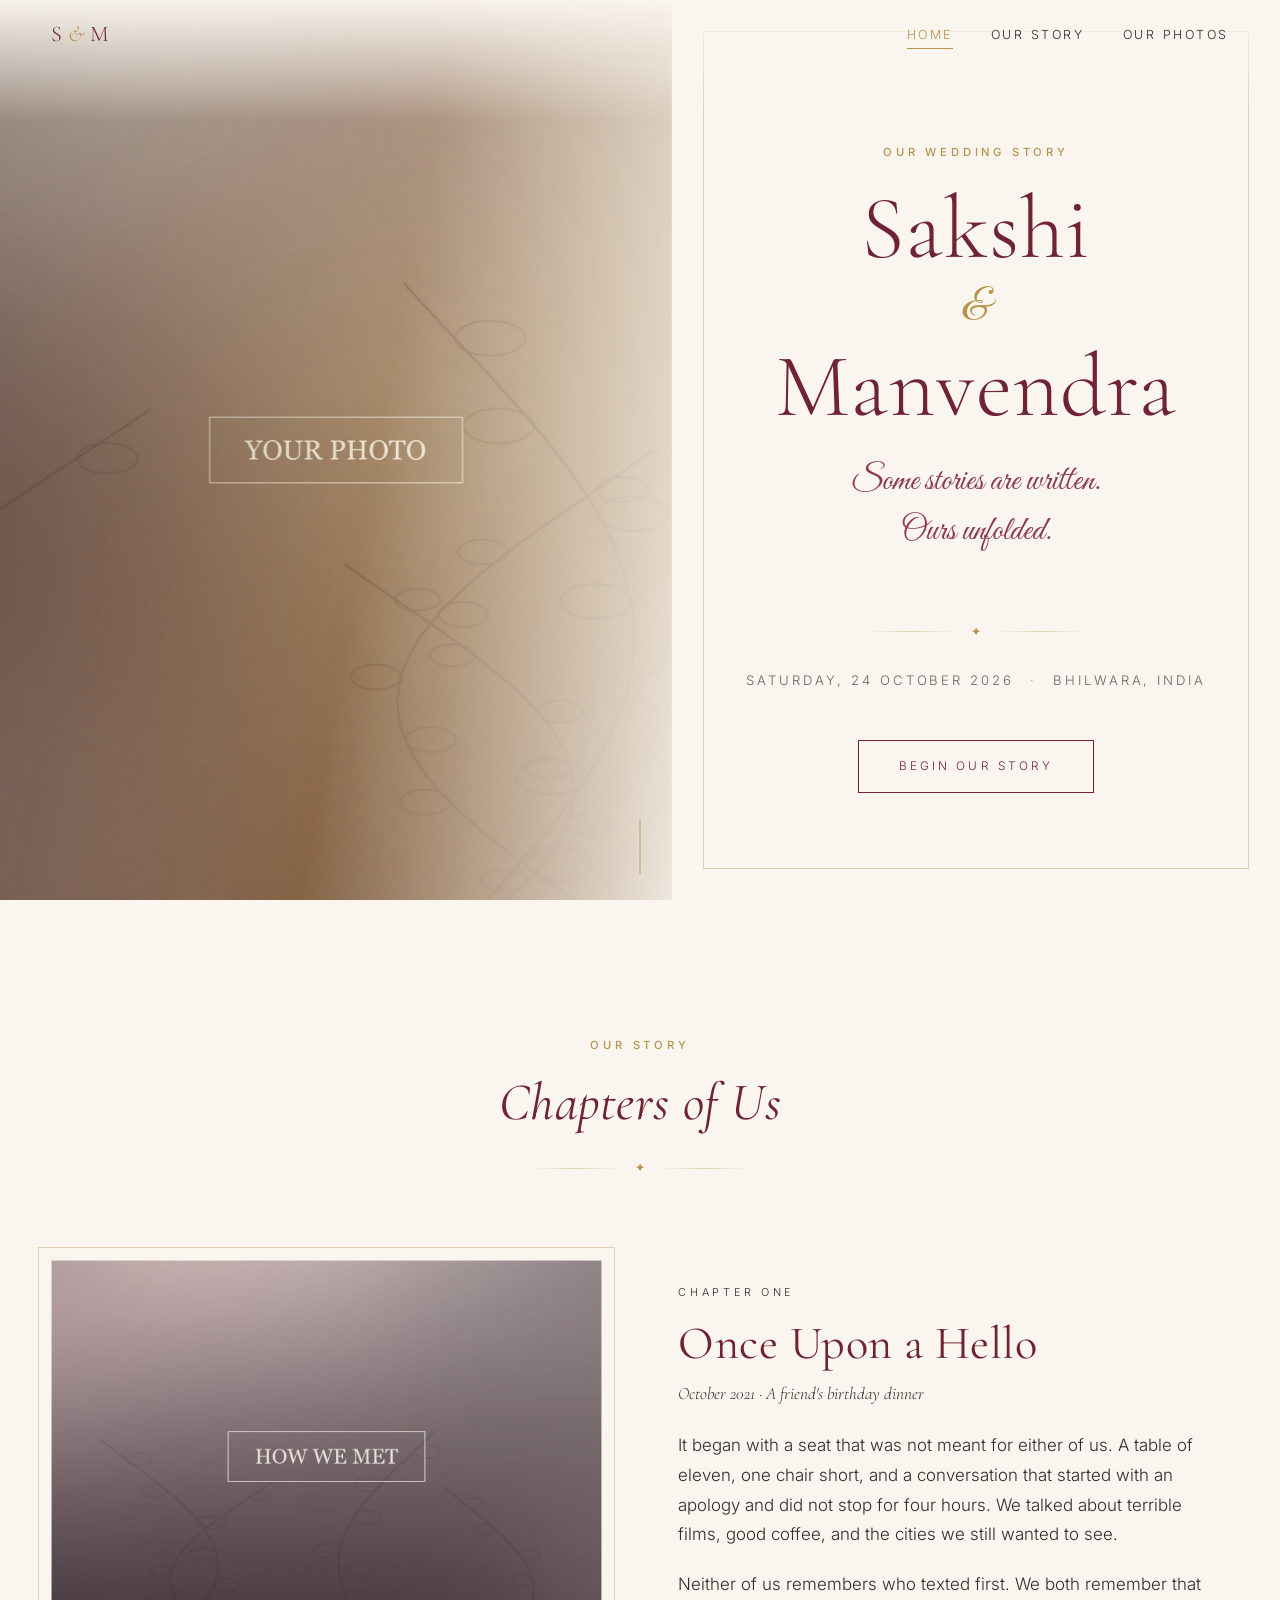
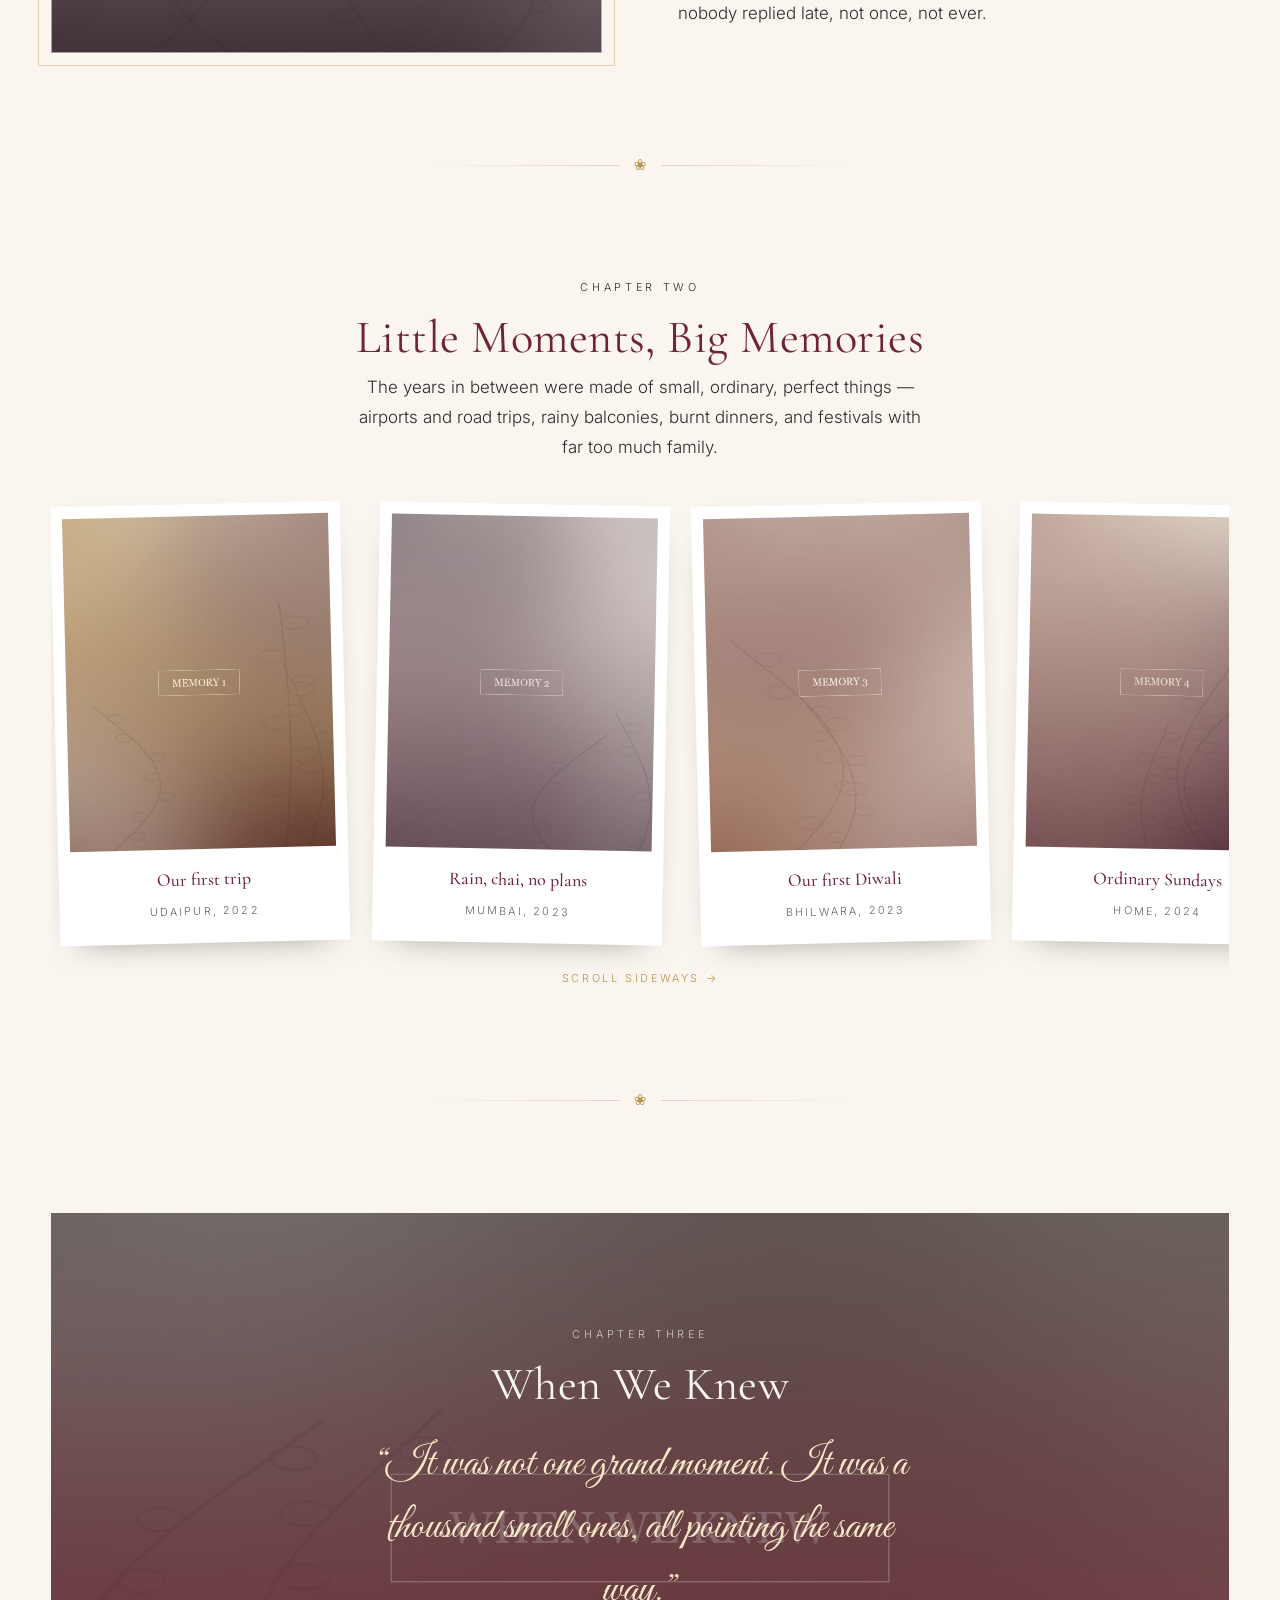
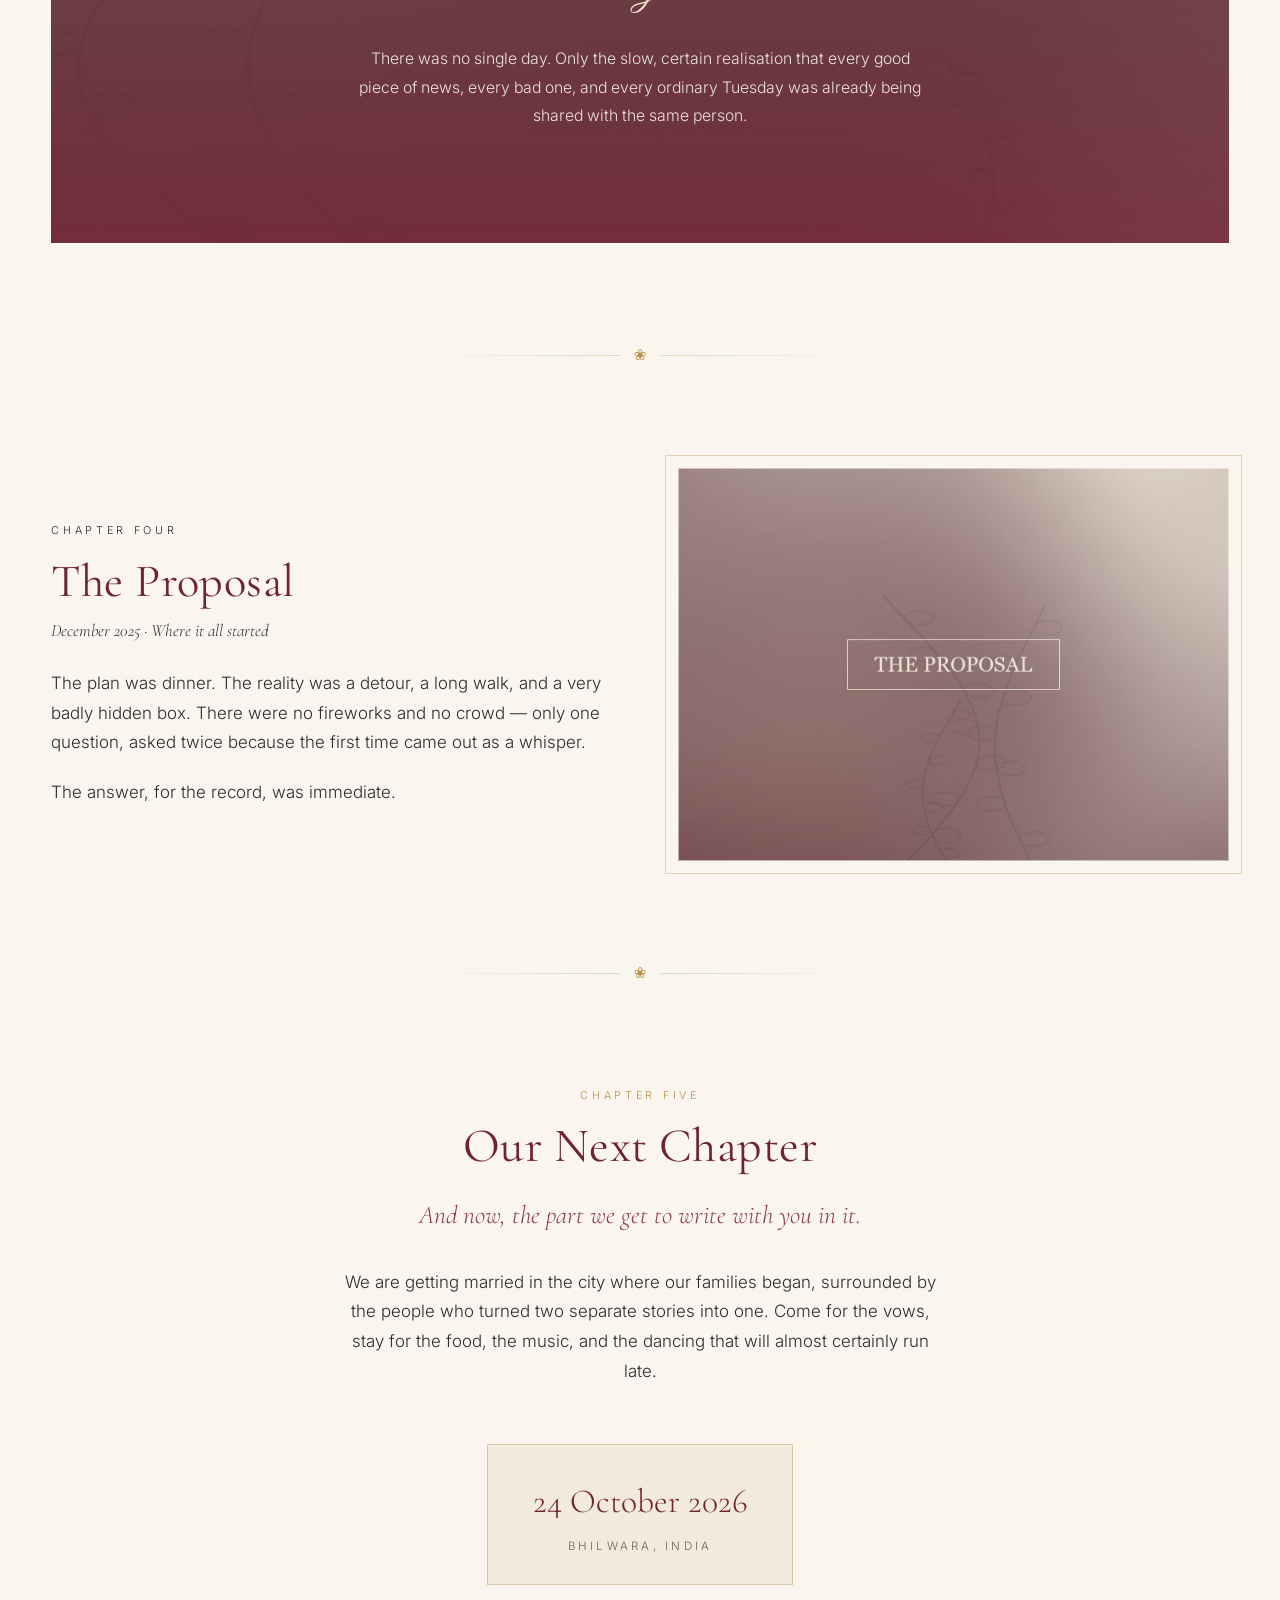
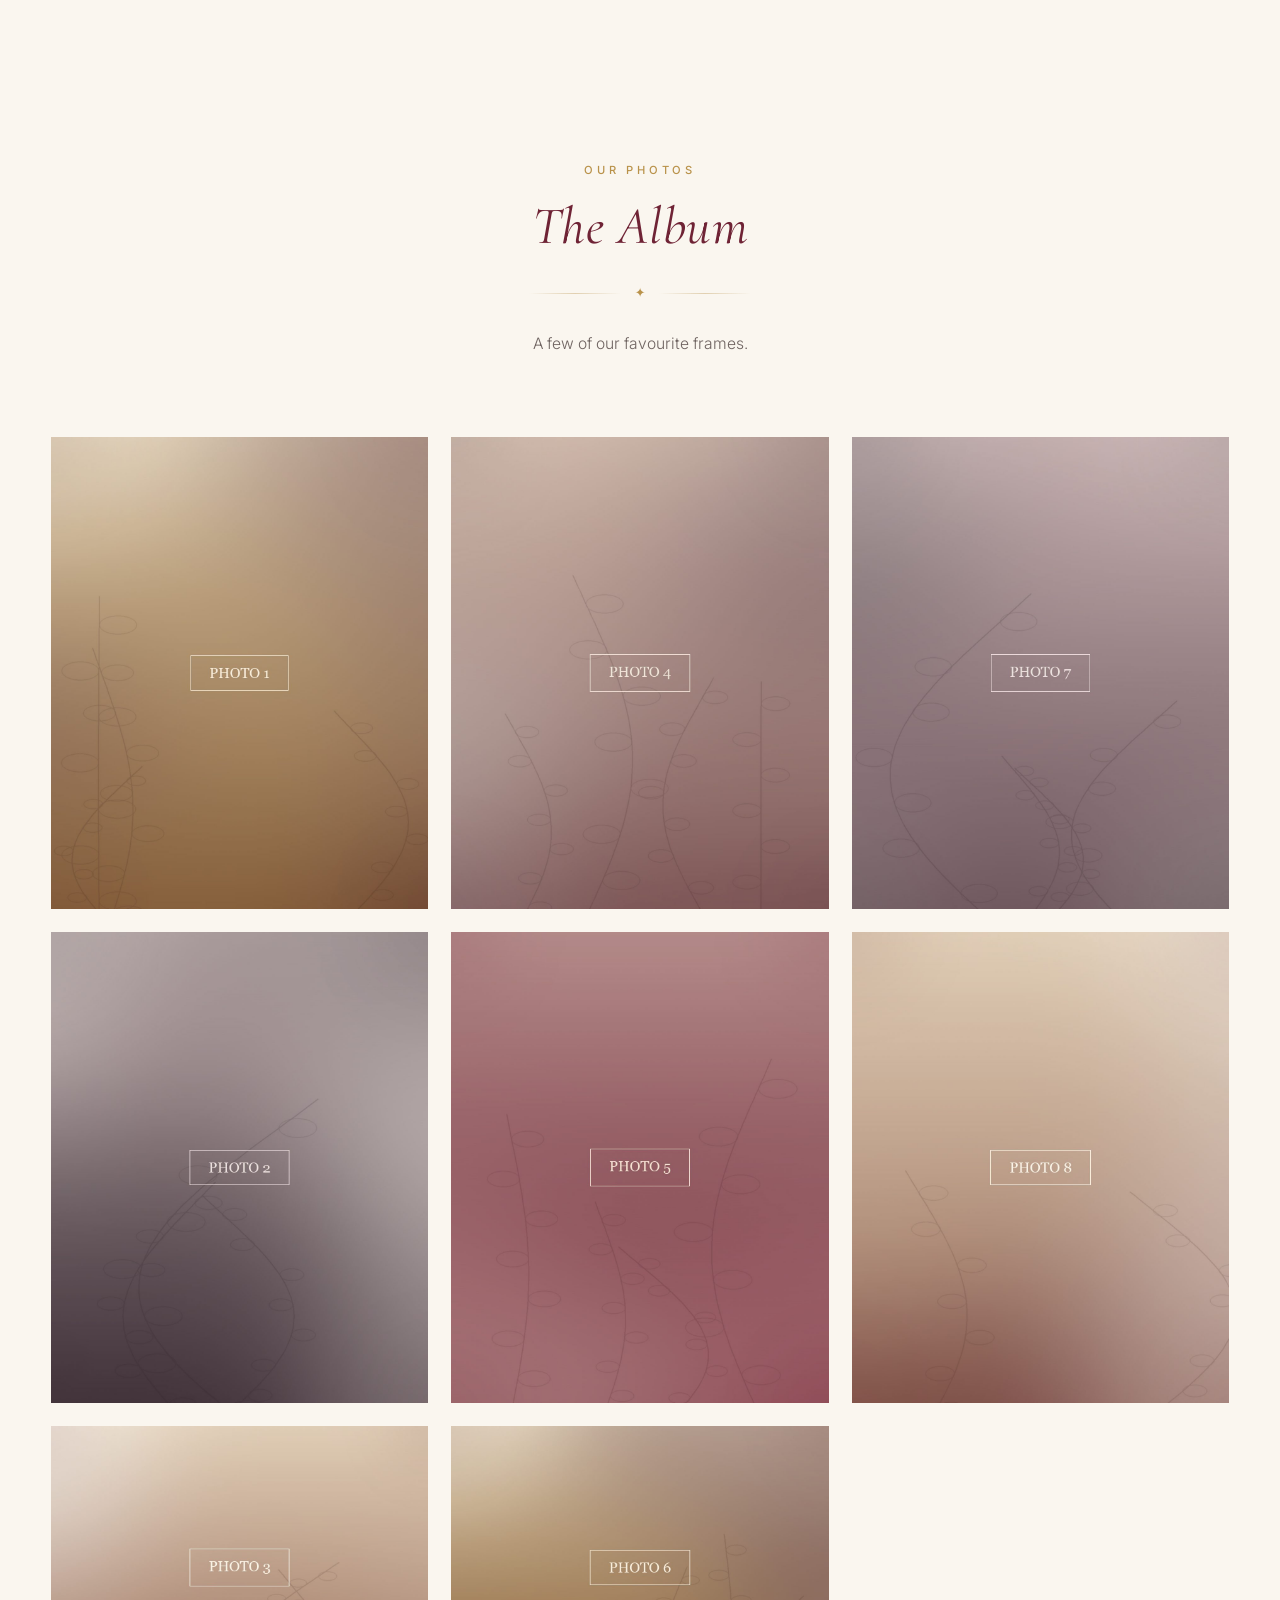
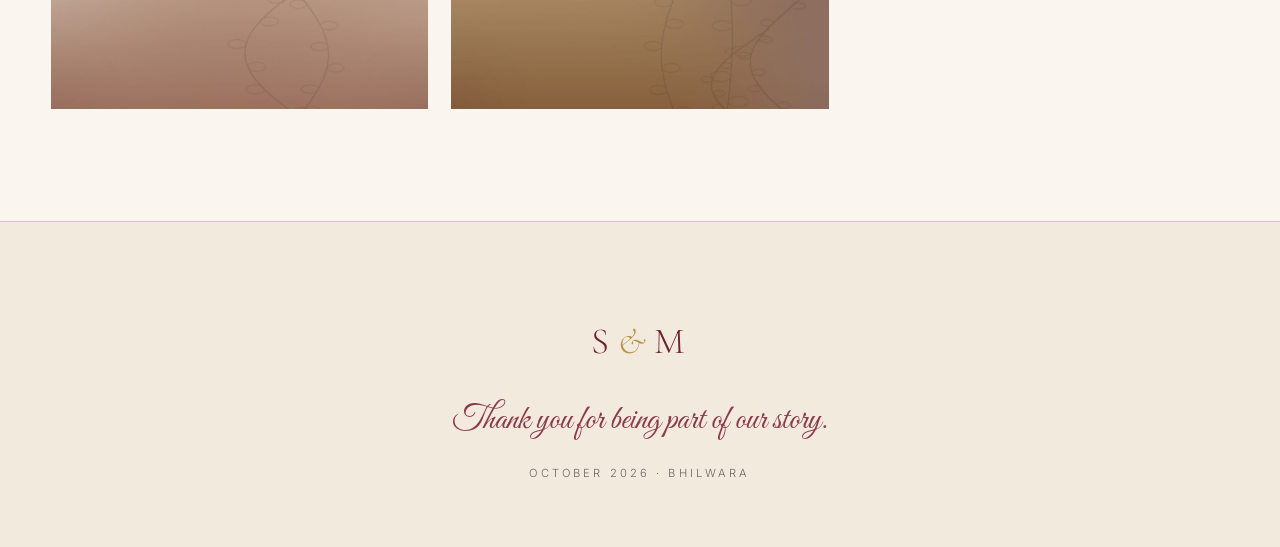
<file: index.html>
<!DOCTYPE html>
<html lang="en">
<head>
<meta charset="utf-8">
<meta name="viewport" content="width=device-width, initial-scale=1">

<!-- ============================================================
     EDIT ME: page title and preview text shown when you share
     the link on WhatsApp, Instagram or email.
     ============================================================ -->
<title>Sakshi &amp; Manvendra &middot; Our Story</title>
<meta name="description" content="Some stories are written. Ours unfolded. Join us as we celebrate our story and the beginning of forever.">

<meta property="og:type" content="website">
<meta property="og:title" content="Sakshi &amp; Manvendra &middot; Our Story">
<meta property="og:description" content="Some stories are written. Ours unfolded. Join us in Bhilwara on 24 October 2026.">
<meta property="og:image" content="photos/hero.jpg">
<meta name="twitter:card" content="summary_large_image">
<meta name="theme-color" content="#6F2335">

<link rel="icon" href="favicon.svg" type="image/svg+xml">

<link rel="preconnect" href="https://fonts.googleapis.com">
<link rel="preconnect" href="https://fonts.gstatic.com" crossorigin>
<link rel="stylesheet" href="https://fonts.googleapis.com/css2?family=Cormorant+Garamond:ital,wght@0,300;0,400;0,500;0,600;1,300;1,400&family=Inter:wght@300;400;500&family=Great+Vibes&display=swap">

<link rel="stylesheet" href="css/styles.css">
<link rel="preload" as="image" href="photos/hero.jpg">
</head>

<body>

<a class="skip-link" href="#chapter-hello">Skip to our story</a>

<header class="site-nav" id="siteNav">
  <div class="site-nav__inner">
    <a class="monogram" href="#top" aria-label="Back to top">
      <!-- EDIT ME: your initials -->
      S<span>&amp;</span>M
    </a>

    <button class="nav-toggle" id="navToggle" aria-expanded="false" aria-controls="navMenu">
      <span class="nav-toggle__bars" aria-hidden="true"></span>
      <span class="nav-toggle__label">Menu</span>
    </button>

    <nav class="nav-menu" id="navMenu" aria-label="Primary">
      <ul>
        <li><a href="#top" data-nav>Home</a></li>
        <li><a href="#story" data-nav>Our Story</a></li>
        <li><a href="#photos" data-nav>Our Photos</a></li>
      </ul>
    </nav>
  </div>
</header>

<main id="top">

  <!-- ===================== THE COVER ===================== -->
  <section class="cover" aria-labelledby="coverHeading">
    <div class="cover__media">
      <img src="photos/hero.jpg" alt="Sakshi and Manvendra together on the evening of their engagement" fetchpriority="high" width="1600" height="2000">
    </div>

    <div class="cover__panel">
      <p class="eyebrow">Our wedding story</p>

      <h1 class="cover__names" id="coverHeading">
        <!-- EDIT ME: your names -->
        <span class="name">Sakshi</span>
        <span class="amp">&amp;</span>
        <span class="name">Manvendra</span>
      </h1>

      <p class="cover__line script">Some stories are written.<br>Ours unfolded.</p>

      <div class="rule" aria-hidden="true"><span></span>&#10022;<span></span></div>

      <!-- EDIT ME: date + city -->
      <p class="cover__meta">
        <time datetime="2026-10-24">Saturday, 24 October 2026</time>
        <span class="dot" aria-hidden="true">&middot;</span>
        Bhilwara, India
      </p>

      <!-- EDIT ME: set data-date to your wedding date (YYYY-MM-DD) -->
      <p class="countdown" id="countdown" data-date="2026-10-24" hidden></p>

      <a class="btn" href="#chapter-hello">Begin our story</a>
    </div>

    <a class="scroll-cue" href="#chapter-hello" aria-hidden="true" tabindex="-1">
      <span></span>
    </a>
  </section>

  <!-- ===================== OUR STORY ===================== -->
  <div id="story" class="anchor-offset"></div>

  <section class="chapters" aria-labelledby="storyHeading">

    <header class="section-head reveal">
      <p class="eyebrow">Our story</p>
      <h2 id="storyHeading">Chapters of Us</h2>
      <div class="rule" aria-hidden="true"><span></span>&#10022;<span></span></div>
    </header>

    <!-- -------- CHAPTER ONE -------- -->
    <article class="chapter" id="chapter-hello">
      <figure class="chapter__media reveal">
        <img src="photos/chapter-hello.jpg" alt="A candid photograph from the day we first met" loading="lazy" width="1400" height="1000">
      </figure>

      <div class="chapter__text reveal">
        <p class="chapter__no">Chapter One</p>
        <h3>Once Upon a Hello</h3>
        <p class="chapter__when">October 2021 &middot; A friend's birthday dinner</p>
        <!-- EDIT ME -->
        <p>It began with a seat that was not meant for either of us. A table of eleven, one chair short, and a conversation that started with an apology and did not stop for four hours. We talked about terrible films, good coffee, and the cities we still wanted to see.</p>
        <p>Neither of us remembers who texted first. We both remember that nobody replied late, not once, not ever.</p>
      </div>
    </article>

    <div class="divider" aria-hidden="true"></div>

    <!-- -------- CHAPTER TWO: FILM STRIP -------- -->
    <article class="chapter chapter--wide" id="chapter-moments">
      <div class="chapter__text chapter__text--center reveal">
        <p class="chapter__no">Chapter Two</p>
        <h3>Little Moments, Big Memories</h3>
        <!-- EDIT ME -->
        <p>The years in between were made of small, ordinary, perfect things &mdash; airports and road trips, rainy balconies, burnt dinners, and festivals with far too much family.</p>
      </div>

      <div class="filmstrip reveal" role="group" aria-label="Memories from the years in between">
        <!-- EDIT ME: swap the photos and captions below -->
        <figure class="filmstrip__item">
          <img src="photos/moments-01.jpg" alt="Our first trip together" loading="lazy" width="900" height="1100">
          <figcaption><strong>Our first trip</strong><span>Udaipur, 2022</span></figcaption>
        </figure>
        <figure class="filmstrip__item">
          <img src="photos/moments-02.jpg" alt="A rainy evening on the balcony" loading="lazy" width="900" height="1100">
          <figcaption><strong>Rain, chai, no plans</strong><span>Mumbai, 2023</span></figcaption>
        </figure>
        <figure class="filmstrip__item">
          <img src="photos/moments-03.jpg" alt="Celebrating Diwali with our families" loading="lazy" width="900" height="1100">
          <figcaption><strong>Our first Diwali</strong><span>Bhilwara, 2023</span></figcaption>
        </figure>
        <figure class="filmstrip__item">
          <img src="photos/moments-04.jpg" alt="A quiet morning at home" loading="lazy" width="900" height="1100">
          <figcaption><strong>Ordinary Sundays</strong><span>Home, 2024</span></figcaption>
        </figure>
      </div>

      <p class="filmstrip__hint" aria-hidden="true">Scroll sideways &rarr;</p>
    </article>

    <div class="divider" aria-hidden="true"></div>

    <!-- -------- CHAPTER THREE: QUOTE -------- -->
    <article class="chapter chapter--quote reveal" id="chapter-knew">
      <div class="quote__media">
        <img src="photos/chapter-knew.jpg" alt="The two of us on a quiet evening together" loading="lazy" width="1600" height="900">
      </div>
      <blockquote class="quote__text">
        <p class="chapter__no">Chapter Three</p>
        <h3>When We Knew</h3>
        <!-- EDIT ME -->
        <p class="script">&ldquo;It was not one grand moment. It was a thousand small ones, all pointing the same way.&rdquo;</p>
        <footer>There was no single day. Only the slow, certain realisation that every good piece of news, every bad one, and every ordinary Tuesday was already being shared with the same person.</footer>
      </blockquote>
    </article>

    <div class="divider" aria-hidden="true"></div>

    <!-- -------- CHAPTER FOUR -------- -->
    <article class="chapter chapter--reverse" id="chapter-proposal">
      <figure class="chapter__media reveal">
        <img src="photos/chapter-proposal.jpg" alt="The moment just after the proposal" loading="lazy" width="1400" height="1000">
      </figure>

      <div class="chapter__text reveal">
        <p class="chapter__no">Chapter Four</p>
        <h3>The Proposal</h3>
        <p class="chapter__when">December 2025 &middot; Where it all started</p>
        <!-- EDIT ME -->
        <p>The plan was dinner. The reality was a detour, a long walk, and a very badly hidden box. There were no fireworks and no crowd &mdash; only one question, asked twice because the first time came out as a whisper.</p>
        <p>The answer, for the record, was immediate.</p>
      </div>
    </article>

    <div class="divider" aria-hidden="true"></div>

    <!-- -------- CHAPTER FIVE -------- -->
    <article class="chapter chapter--final reveal" id="chapter-next">
      <p class="chapter__no">Chapter Five</p>
      <h3>Our Next Chapter</h3>
      <!-- EDIT ME -->
      <p class="lede">And now, the part we get to write with you in it.</p>
      <p>We are getting married in the city where our families began, surrounded by the people who turned two separate stories into one. Come for the vows, stay for the food, the music, and the dancing that will almost certainly run late.</p>

      <div class="save-date">
        <!-- EDIT ME -->
        <p class="save-date__day"><time datetime="2026-10-24">24 October 2026</time></p>
        <p class="save-date__place">Bhilwara, India</p>
      </div>
    </article>

  </section>

  <!-- ===================== OUR PHOTOS ===================== -->
  <div id="photos" class="anchor-offset"></div>

  <section class="gallery-section" aria-labelledby="photosHeading">
    <header class="section-head reveal">
      <p class="eyebrow">Our photos</p>
      <h2 id="photosHeading">The Album</h2>
      <div class="rule" aria-hidden="true"><span></span>&#10022;<span></span></div>
      <p class="section-head__note">A few of our favourite frames.</p>
    </header>

    <!-- Photos are listed in content/site-content.js so you can add or
         remove them without touching this file. -->
    <div class="gallery" id="gallery"></div>

    <noscript>
      <p class="noscript-note">Our photo album needs JavaScript enabled. All of the images also live in the <code>photos</code> folder of this site.</p>
    </noscript>
  </section>

  <!-- ===================== LIGHTBOX ===================== -->
  <div class="lightbox" id="lightbox" role="dialog" aria-modal="true" aria-label="Photo viewer" hidden>
    <button class="lightbox__close" id="lbClose" aria-label="Close photo viewer">&times;</button>
    <button class="lightbox__nav lightbox__nav--prev" id="lbPrev" aria-label="Previous photo">&#8249;</button>
    <figure class="lightbox__figure">
      <img id="lbImage" alt="">
      <figcaption id="lbCaption"></figcaption>
    </figure>
    <button class="lightbox__nav lightbox__nav--next" id="lbNext" aria-label="Next photo">&#8250;</button>
  </div>

</main>

<footer class="site-footer">
  <div class="monogram monogram--large" aria-hidden="true">S<span>&amp;</span>M</div>
  <!-- EDIT ME -->
  <p class="script footer__thanks">Thank you for being part of our story.</p>
  <p class="footer__meta">October 2026 &middot; Bhilwara</p>
</footer>

<script src="content/site-content.js"></script>
<script src="js/site.js"></script>
</body>
</html>
</file>
<file: css/styles.css>
/* ============================================================
   Chapters of Us - wedding story site
   Palette, type and layout live here.
   ============================================================ */

:root {
  --ivory:      #FAF6EF;
  --ivory-deep: #F2EADD;
  --wine:       #6F2335;
  --wine-soft:  #8C3B4D;
  --rose:       #C98F91;
  --gold:       #B9924A;
  --charcoal:   #302B2B;
  --muted:      #6E6360;
  --line:       rgba(185, 146, 74, .38);

  --serif:  "Cormorant Garamond", Georgia, "Times New Roman", serif;
  --sans:   "Inter", "Segoe UI", system-ui, -apple-system, sans-serif;
  --script: "Great Vibes", "Cormorant Garamond", cursive;

  --nav-h: 68px;
  --page:  min(1180px, 92vw);
  --ease:  cubic-bezier(.22, .61, .36, 1);
}

*, *::before, *::after { box-sizing: border-box; }

html {
  scroll-behavior: smooth;
  scroll-padding-top: var(--nav-h);
  -webkit-text-size-adjust: 100%;
}

body {
  margin: 0;
  background: var(--ivory);
  color: var(--charcoal);
  font-family: var(--sans);
  font-size: 1.0625rem;
  font-weight: 300;
  line-height: 1.75;
  overflow-x: hidden;
}

/* Soft paper texture, kept as pure CSS so there is nothing to download. */
body::before {
  content: "";
  position: fixed;
  inset: 0;
  pointer-events: none;
  z-index: 0;
  opacity: .5;
  background:
    radial-gradient(circle at 18% 12%, rgba(201, 143, 145, .10), transparent 42%),
    radial-gradient(circle at 84% 78%, rgba(185, 146, 74, .10), transparent 46%);
}

img { max-width: 100%; height: auto; display: block; }

h1, h2, h3 {
  font-family: var(--serif);
  font-weight: 400;
  line-height: 1.14;
  margin: 0;
  color: var(--wine);
  letter-spacing: .01em;
}

p { margin: 0 0 1.15em; }
p:last-child { margin-bottom: 0; }

a { color: var(--wine); }

:focus-visible {
  outline: 2px solid var(--wine);
  outline-offset: 3px;
  border-radius: 2px;
}

.script { font-family: var(--script); font-weight: 400; }

.eyebrow {
  font-family: var(--sans);
  font-size: .7rem;
  font-weight: 500;
  letter-spacing: .34em;
  text-transform: uppercase;
  color: var(--gold);
  margin-bottom: 1rem;
}

.skip-link {
  position: absolute;
  left: -9999px;
  top: 0;
  z-index: 200;
  background: var(--wine);
  color: var(--ivory);
  padding: .8rem 1.4rem;
  font-size: .9rem;
  text-decoration: none;
}
.skip-link:focus { left: 1rem; top: 1rem; }

.anchor-offset {
  position: relative;
  top: calc(var(--nav-h) * -1);
  height: 0;
}

/* ---------- ornamental rule ---------- */
.rule {
  display: flex;
  align-items: center;
  justify-content: center;
  gap: .85rem;
  color: var(--gold);
  font-size: .8rem;
  margin: 1.6rem 0;
}
.rule span {
  display: block;
  height: 1px;
  width: clamp(40px, 9vw, 92px);
  background: linear-gradient(90deg, transparent, var(--line), transparent);
}

/* ---------- navigation ---------- */
.site-nav {
  position: fixed;
  inset: 0 0 auto 0;
  z-index: 100;
  height: var(--nav-h);
  display: flex;
  align-items: center;
  transition: background .4s var(--ease), box-shadow .4s var(--ease);
}
.site-nav.is-solid {
  background: rgba(250, 246, 239, .93);
  backdrop-filter: blur(10px);
  box-shadow: 0 1px 0 var(--line);
}

/* Soft scrim so the navigation stays legible over the cover photo
   as well as over the pale cover panel. */
.site-nav::before {
  content: "";
  position: absolute;
  inset: 0 0 auto 0;
  height: calc(var(--nav-h) * 1.8);
  background: linear-gradient(rgba(250, 246, 239, .96), rgba(250, 246, 239, 0));
  pointer-events: none;
  transition: opacity .4s var(--ease);
}
.site-nav.is-solid::before { opacity: 0; }

.site-nav__inner {
  position: relative;
  width: var(--page);
  margin-inline: auto;
  display: flex;
  align-items: center;
  justify-content: space-between;
  gap: 1rem;
}

.monogram {
  font-family: var(--serif);
  font-size: 1.4rem;
  letter-spacing: .12em;
  color: var(--wine);
  text-decoration: none;
  white-space: nowrap;
}
.monogram span { color: var(--gold); margin: 0 .12em; font-style: italic; }
.monogram--large { font-size: 2.3rem; }

.nav-menu ul {
  display: flex;
  gap: clamp(1.2rem, 3vw, 2.6rem);
  list-style: none;
  margin: 0;
  padding: 0;
}
.nav-menu a {
  position: relative;
  color: var(--charcoal);
  text-decoration: none;
  font-size: .78rem;
  letter-spacing: .2em;
  text-transform: uppercase;
  padding: .45rem 0;
  transition: color .3s var(--ease);
}
.nav-menu a::after {
  content: "";
  position: absolute;
  left: 0; right: 0; bottom: 0;
  height: 1px;
  background: currentColor;
  transform: scaleX(0);
  transform-origin: left;
  transition: transform .35s var(--ease);
}
.nav-menu a:hover::after,
.nav-menu a.is-active::after { transform: scaleX(1); }
.nav-menu a.is-active { color: var(--gold); }

.nav-toggle {
  display: none;
  align-items: center;
  gap: .55rem;
  background: none;
  border: 0;
  color: var(--charcoal);
  font-family: var(--sans);
  font-size: .72rem;
  letter-spacing: .22em;
  text-transform: uppercase;
  cursor: pointer;
  padding: .5rem 0;
}
.nav-toggle__bars,
.nav-toggle__bars::before,
.nav-toggle__bars::after {
  display: block;
  width: 22px;
  height: 1px;
  background: currentColor;
  transition: transform .3s var(--ease), opacity .3s var(--ease);
}
.nav-toggle__bars { position: relative; }
.nav-toggle__bars::before,
.nav-toggle__bars::after { content: ""; position: absolute; left: 0; }
.nav-toggle__bars::before { top: -7px; }
.nav-toggle__bars::after  { top:  7px; }
.nav-toggle[aria-expanded="true"] .nav-toggle__bars { transform: rotate(45deg); }
.nav-toggle[aria-expanded="true"] .nav-toggle__bars::before { opacity: 0; }
.nav-toggle[aria-expanded="true"] .nav-toggle__bars::after { transform: rotate(-90deg) translateX(7px); }

/* ---------- cover ---------- */
.cover {
  position: relative;
  z-index: 1;
  min-height: 100svh;
  display: grid;
  grid-template-columns: 1.05fr .95fr;
  align-items: stretch;
}

.cover__media { position: relative; overflow: hidden; }
.cover__media img {
  width: 100%;
  height: 100%;
  object-fit: cover;
  object-position: center 35%;
  animation: slowZoom 18s var(--ease) forwards;
}
.cover__media::after {
  content: "";
  position: absolute;
  inset: 0;
  background: linear-gradient(100deg, rgba(48, 43, 43, .32) 0%, rgba(48, 43, 43, .05) 55%, rgba(250, 246, 239, .9) 100%);
}

@keyframes slowZoom {
  from { transform: scale(1.08); }
  to   { transform: scale(1); }
}

.cover__panel {
  position: relative;
  display: flex;
  flex-direction: column;
  justify-content: center;
  align-items: center;
  text-align: center;
  padding: calc(var(--nav-h) + 3rem) clamp(1.5rem, 5vw, 4.5rem) 5rem;
  background: var(--ivory);
}
.cover__panel::before {
  content: "";
  position: absolute;
  inset: clamp(1.1rem, 2.4vw, 2.2rem);
  border: 1px solid var(--line);
  pointer-events: none;
}

.cover__names {
  font-size: clamp(2.9rem, 7.4vw, 5.6rem);
  font-weight: 300;
  display: flex;
  flex-direction: column;
  align-items: center;
  gap: .06em;
}
.cover__names .amp {
  font-family: var(--script);
  font-size: .5em;
  color: var(--gold);
  line-height: 1;
}

.cover__line {
  font-size: clamp(1.45rem, 3vw, 2.1rem);
  color: var(--wine-soft);
  line-height: 1.5;
  margin-top: 1.1rem;
}

.cover__meta {
  font-size: .82rem;
  letter-spacing: .22em;
  text-transform: uppercase;
  color: var(--muted);
}
.cover__meta .dot { margin: 0 .6rem; color: var(--gold); }

.countdown {
  font-family: var(--serif);
  font-size: 1.05rem;
  font-style: italic;
  color: var(--gold);
  margin: .2rem 0 0;
}

.btn {
  display: inline-block;
  margin-top: 2.1rem;
  padding: .95rem 2.5rem;
  border: 1px solid var(--wine);
  color: var(--wine);
  background: transparent;
  font-size: .74rem;
  letter-spacing: .26em;
  text-transform: uppercase;
  text-decoration: none;
  position: relative;
  z-index: 0;
  overflow: hidden;
  transition: color .4s var(--ease);
}
.btn::after {
  content: "";
  position: absolute;
  inset: 0;
  background: var(--wine);
  transform: scaleX(0);
  transform-origin: left;
  transition: transform .4s var(--ease);
  z-index: -1;
}
.btn:hover { color: var(--ivory); }
.btn:hover::after { transform: scaleX(1); }

.scroll-cue {
  position: absolute;
  bottom: 1.6rem;
  left: 50%;
  transform: translateX(-50%);
  width: 1px;
  height: 54px;
  background: var(--line);
  overflow: hidden;
}
.scroll-cue span {
  position: absolute;
  inset: 0;
  background: var(--gold);
  animation: trickle 2.4s var(--ease) infinite;
}
@keyframes trickle {
  0%   { transform: translateY(-100%); }
  100% { transform: translateY(100%); }
}

/* ---------- section heads ---------- */
.section-head {
  text-align: center;
  max-width: 44ch;
  margin: 0 auto clamp(3rem, 7vw, 5rem);
}
.section-head h2 { font-size: clamp(2.1rem, 5vw, 3.3rem); font-style: italic; }
.section-head__note { color: var(--muted); font-size: .98rem; }

/* ---------- chapters ---------- */
.chapters {
  position: relative;
  z-index: 1;
  width: var(--page);
  margin-inline: auto;
  padding: clamp(4.5rem, 11vw, 8.5rem) 0 clamp(3rem, 7vw, 5rem);
}

.chapter {
  display: grid;
  grid-template-columns: 1fr 1fr;
  gap: clamp(2rem, 6vw, 5rem);
  align-items: center;
}
.chapter--reverse .chapter__media { order: 2; }

.chapter__media {
  margin: 0;
  position: relative;
}
.chapter__media img {
  width: 100%;
  aspect-ratio: 7 / 5;
  object-fit: cover;
}
.chapter__media::after {
  content: "";
  position: absolute;
  inset: 0;
  border: 1px solid rgba(250, 246, 239, .55);
  outline: 1px solid var(--line);
  outline-offset: 12px;
  pointer-events: none;
}

.chapter__no {
  font-family: var(--sans);
  font-size: .68rem;
  letter-spacing: .34em;
  text-transform: uppercase;
  color: var(--gold);
  margin-bottom: .9rem;
}
.chapter__text h3 {
  font-size: clamp(1.9rem, 4vw, 2.9rem);
  margin-bottom: .55rem;
}
.chapter__when {
  font-family: var(--serif);
  font-style: italic;
  font-size: 1.08rem;
  color: var(--muted);
  margin-bottom: 1.4rem;
}
.chapter__text p { color: var(--charcoal); }
.chapter__text--center { text-align: center; max-width: 58ch; margin-inline: auto; }

/* ---------- divider ---------- */
.divider {
  height: 1px;
  margin: clamp(3.5rem, 9vw, 7rem) auto;
  width: min(420px, 70%);
  background: linear-gradient(90deg, transparent, var(--line), transparent);
  position: relative;
}
.divider::after {
  content: "\2740";
  position: absolute;
  top: 50%;
  left: 50%;
  transform: translate(-50%, -50%);
  background: var(--ivory);
  color: var(--gold);
  padding: 0 .9rem;
  font-size: .95rem;
  line-height: 1;
}

/* ---------- film strip ---------- */
.chapter--wide { display: block; }

.filmstrip {
  display: flex;
  gap: clamp(1rem, 2.4vw, 1.9rem);
  overflow-x: auto;
  padding: 2.6rem .25rem 1.6rem;
  scroll-snap-type: x mandatory;
  scrollbar-width: thin;
  scrollbar-color: var(--line) transparent;
}
.filmstrip::-webkit-scrollbar { height: 4px; }
.filmstrip::-webkit-scrollbar-thumb { background: var(--line); }

.filmstrip__item {
  flex: 0 0 clamp(200px, 25vw, 290px);
  margin: 0;
  scroll-snap-align: center;
  background: #fff;
  padding: 12px 12px 0;
  box-shadow: 0 14px 34px -22px rgba(48, 43, 43, .6);
  transition: transform .45s var(--ease), box-shadow .45s var(--ease);
}
.filmstrip__item:nth-child(odd)  { transform: rotate(-1.4deg); }
.filmstrip__item:nth-child(even) { transform: rotate(1.1deg); }
.filmstrip__item:hover { transform: rotate(0) translateY(-8px); box-shadow: 0 22px 44px -22px rgba(48, 43, 43, .55); }

.filmstrip__item img {
  width: 100%;
  aspect-ratio: 4 / 5;
  object-fit: cover;
}
.filmstrip__item figcaption {
  padding: .95rem .3rem 1.15rem;
  text-align: center;
}
.filmstrip__item figcaption strong {
  display: block;
  font-family: var(--serif);
  font-size: 1.12rem;
  font-weight: 500;
  color: var(--wine);
}
.filmstrip__item figcaption span {
  font-size: .68rem;
  letter-spacing: .2em;
  text-transform: uppercase;
  color: var(--muted);
}

.filmstrip__hint {
  text-align: center;
  font-size: .68rem;
  letter-spacing: .24em;
  text-transform: uppercase;
  color: var(--gold);
}

/* ---------- quote chapter ---------- */
.chapter--quote {
  position: relative;
  display: block;
  padding: clamp(3.5rem, 9vw, 7rem) clamp(1.5rem, 5vw, 4rem);
  text-align: center;
  overflow: hidden;
}
.quote__media { position: absolute; inset: 0; }
.quote__media img { width: 100%; height: 100%; object-fit: cover; }
.quote__media::after {
  content: "";
  position: absolute;
  inset: 0;
  background: linear-gradient(rgba(48, 43, 43, .66), rgba(111, 35, 53, .72));
}

.quote__text {
  position: relative;
  margin: 0 auto;
  max-width: 58ch;
  color: var(--ivory);
}
.quote__text .chapter__no { color: rgba(250, 246, 239, .72); }
.quote__text h3 { color: var(--ivory); font-size: clamp(1.9rem, 4vw, 2.9rem); margin-bottom: 1.4rem; }
.quote__text .script {
  font-size: clamp(1.7rem, 4.2vw, 2.7rem);
  line-height: 1.45;
  color: #F6E7C8;
  margin-bottom: 1.5rem;
}
.quote__text footer {
  font-size: .99rem;
  color: rgba(250, 246, 239, .9);
  line-height: 1.8;
}

/* ---------- final chapter ---------- */
.chapter--final {
  display: block;
  text-align: center;
  max-width: 60ch;
  margin-inline: auto;
}
.chapter--final h3 { font-size: clamp(2rem, 4.4vw, 3rem); margin-bottom: 1.2rem; }
.chapter--final .lede {
  font-family: var(--serif);
  font-style: italic;
  font-size: clamp(1.25rem, 2.6vw, 1.6rem);
  color: var(--wine-soft);
}

.save-date {
  display: inline-block;
  margin-top: 2.4rem;
  padding: 1.7rem 2.8rem;
  border: 1px solid var(--line);
  background: var(--ivory-deep);
}
.save-date__day {
  font-family: var(--serif);
  font-size: clamp(1.5rem, 3.4vw, 2.1rem);
  color: var(--wine);
  margin-bottom: .3rem;
}
.save-date__place {
  font-size: .72rem;
  letter-spacing: .28em;
  text-transform: uppercase;
  color: var(--muted);
}

/* ---------- gallery ---------- */
.gallery-section {
  position: relative;
  z-index: 1;
  width: var(--page);
  margin-inline: auto;
  padding: clamp(3rem, 8vw, 6rem) 0 clamp(4rem, 9vw, 7rem);
}

.gallery {
  columns: 3;
  column-gap: clamp(.8rem, 1.8vw, 1.5rem);
}
.gallery__item {
  break-inside: avoid;
  margin: 0 0 clamp(.8rem, 1.8vw, 1.5rem);
  padding: 0;
  border: 0;
  background: none;
  width: 100%;
  display: block;
  cursor: zoom-in;
  position: relative;
  overflow: hidden;
}
.gallery__item img {
  width: 100%;
  transition: transform .7s var(--ease), filter .7s var(--ease);
}
.gallery__item::after {
  content: "";
  position: absolute;
  inset: 0;
  background: linear-gradient(transparent 55%, rgba(48, 43, 43, .55));
  opacity: 0;
  transition: opacity .45s var(--ease);
}
.gallery__item:hover img,
.gallery__item:focus-visible img { transform: scale(1.05); }
.gallery__item:hover::after,
.gallery__item:focus-visible::after { opacity: 1; }

.gallery__caption {
  position: absolute;
  left: 0; right: 0; bottom: 0;
  z-index: 2;
  padding: 1rem 1.1rem;
  color: var(--ivory);
  font-family: var(--serif);
  font-style: italic;
  font-size: 1.05rem;
  text-align: left;
  opacity: 0;
  transform: translateY(8px);
  transition: opacity .45s var(--ease), transform .45s var(--ease);
}
.gallery__item:hover .gallery__caption,
.gallery__item:focus-visible .gallery__caption { opacity: 1; transform: none; }

.noscript-note { text-align: center; color: var(--muted); }

/* ---------- lightbox ---------- */
.lightbox {
  position: fixed;
  inset: 0;
  z-index: 150;
  display: flex;
  align-items: center;
  justify-content: center;
  gap: clamp(.5rem, 2vw, 1.5rem);
  padding: clamp(1rem, 4vw, 3rem);
  background: rgba(32, 27, 27, .95);
  animation: fadeIn .3s var(--ease);
}
.lightbox[hidden] { display: none; }

@keyframes fadeIn { from { opacity: 0; } to { opacity: 1; } }

.lightbox__figure {
  margin: 0;
  max-width: min(1100px, 100%);
  max-height: 100%;
  display: flex;
  flex-direction: column;
  align-items: center;
  gap: 1rem;
}
.lightbox__figure img {
  max-height: 78svh;
  width: auto;
  object-fit: contain;
}
.lightbox__figure figcaption {
  font-family: var(--serif);
  font-style: italic;
  font-size: 1.1rem;
  color: #F6E7C8;
  text-align: center;
}

.lightbox__close,
.lightbox__nav {
  background: none;
  border: 1px solid rgba(250, 246, 239, .3);
  color: var(--ivory);
  width: 46px;
  height: 46px;
  min-width: 46px;
  border-radius: 50%;
  font-size: 1.6rem;
  line-height: 1;
  cursor: pointer;
  display: flex;
  align-items: center;
  justify-content: center;
  transition: background .3s var(--ease), border-color .3s var(--ease);
}
.lightbox__close:hover,
.lightbox__nav:hover { background: rgba(250, 246, 239, .14); border-color: var(--gold); }

.lightbox__close {
  position: absolute;
  top: clamp(1rem, 3vw, 2rem);
  right: clamp(1rem, 3vw, 2rem);
  font-size: 1.9rem;
}

/* ---------- footer ---------- */
.site-footer {
  position: relative;
  z-index: 1;
  text-align: center;
  padding: clamp(3rem, 8vw, 5.5rem) 1.5rem clamp(2.5rem, 6vw, 4rem);
  background: var(--ivory-deep);
  border-top: 1px solid var(--line);
}
.footer__thanks {
  font-size: clamp(1.5rem, 3.4vw, 2.1rem);
  color: var(--wine-soft);
  margin: 1rem 0 .9rem;
}
.footer__meta {
  font-size: .7rem;
  letter-spacing: .28em;
  text-transform: uppercase;
  color: var(--muted);
}

/* ---------- scroll reveal ---------- */
.reveal {
  opacity: 0;
  transform: translateY(26px);
  transition: opacity .9s var(--ease), transform .9s var(--ease);
}
.reveal.is-visible { opacity: 1; transform: none; }

/* ============================================================
   Responsive
   ============================================================ */
@media (max-width: 960px) {
  .gallery { columns: 2; }

  .cover {
    grid-template-columns: 1fr;
    min-height: auto;
  }
  .cover__media { height: 62svh; }
  .cover__media::after {
    background: linear-gradient(rgba(48, 43, 43, .35) 0%, rgba(48, 43, 43, .08) 45%, rgba(250, 246, 239, .96) 100%);
  }
  .cover__panel { padding: 2.5rem 1.5rem 4.5rem; }
  .scroll-cue { display: none; }

  .chapter,
  .chapter--reverse { grid-template-columns: 1fr; }
  .chapter--reverse .chapter__media { order: 0; }
  .chapter__media::after { outline-offset: 8px; }
}

@media (max-width: 720px) {
  body { font-size: 1.02rem; }

  .nav-toggle { display: inline-flex; }

  .nav-menu {
    position: fixed;
    inset: var(--nav-h) 0 auto 0;
    background: rgba(250, 246, 239, .98);
    backdrop-filter: blur(12px);
    border-bottom: 1px solid var(--line);
    transform: translateY(-120%);
    transition: transform .45s var(--ease);
  }
  .nav-menu.is-open { transform: none; }
  .nav-menu ul {
    flex-direction: column;
    gap: 0;
    padding: .5rem 0 1.2rem;
  }
  .nav-menu li { text-align: center; }
  .nav-menu a {
    display: block;
    color: var(--charcoal);
    padding: 1rem;
  }
  .nav-menu a::after { display: none; }

  .save-date { padding: 1.4rem 1.8rem; }
  .lightbox__nav { width: 42px; height: 42px; min-width: 42px; }
}

@media (max-width: 520px) {
  .gallery { columns: 1; }
  .gallery__caption { opacity: 1; transform: none; }
  .filmstrip__item { flex-basis: 74vw; }
}

/* ============================================================
   Reduced motion
   ============================================================ */
@media (prefers-reduced-motion: reduce) {
  html { scroll-behavior: auto; }

  *, *::before, *::after {
    animation-duration: .001ms !important;
    animation-iteration-count: 1 !important;
    transition-duration: .001ms !important;
  }

  .reveal { opacity: 1; transform: none; }
  .filmstrip__item { transform: none !important; }
}

/* ============================================================
   Print
   ============================================================ */
@media print {
  .site-nav, .scroll-cue, .lightbox, .filmstrip__hint { display: none !important; }
  body { background: #fff; }
  .reveal { opacity: 1; transform: none; }
}
</file>
